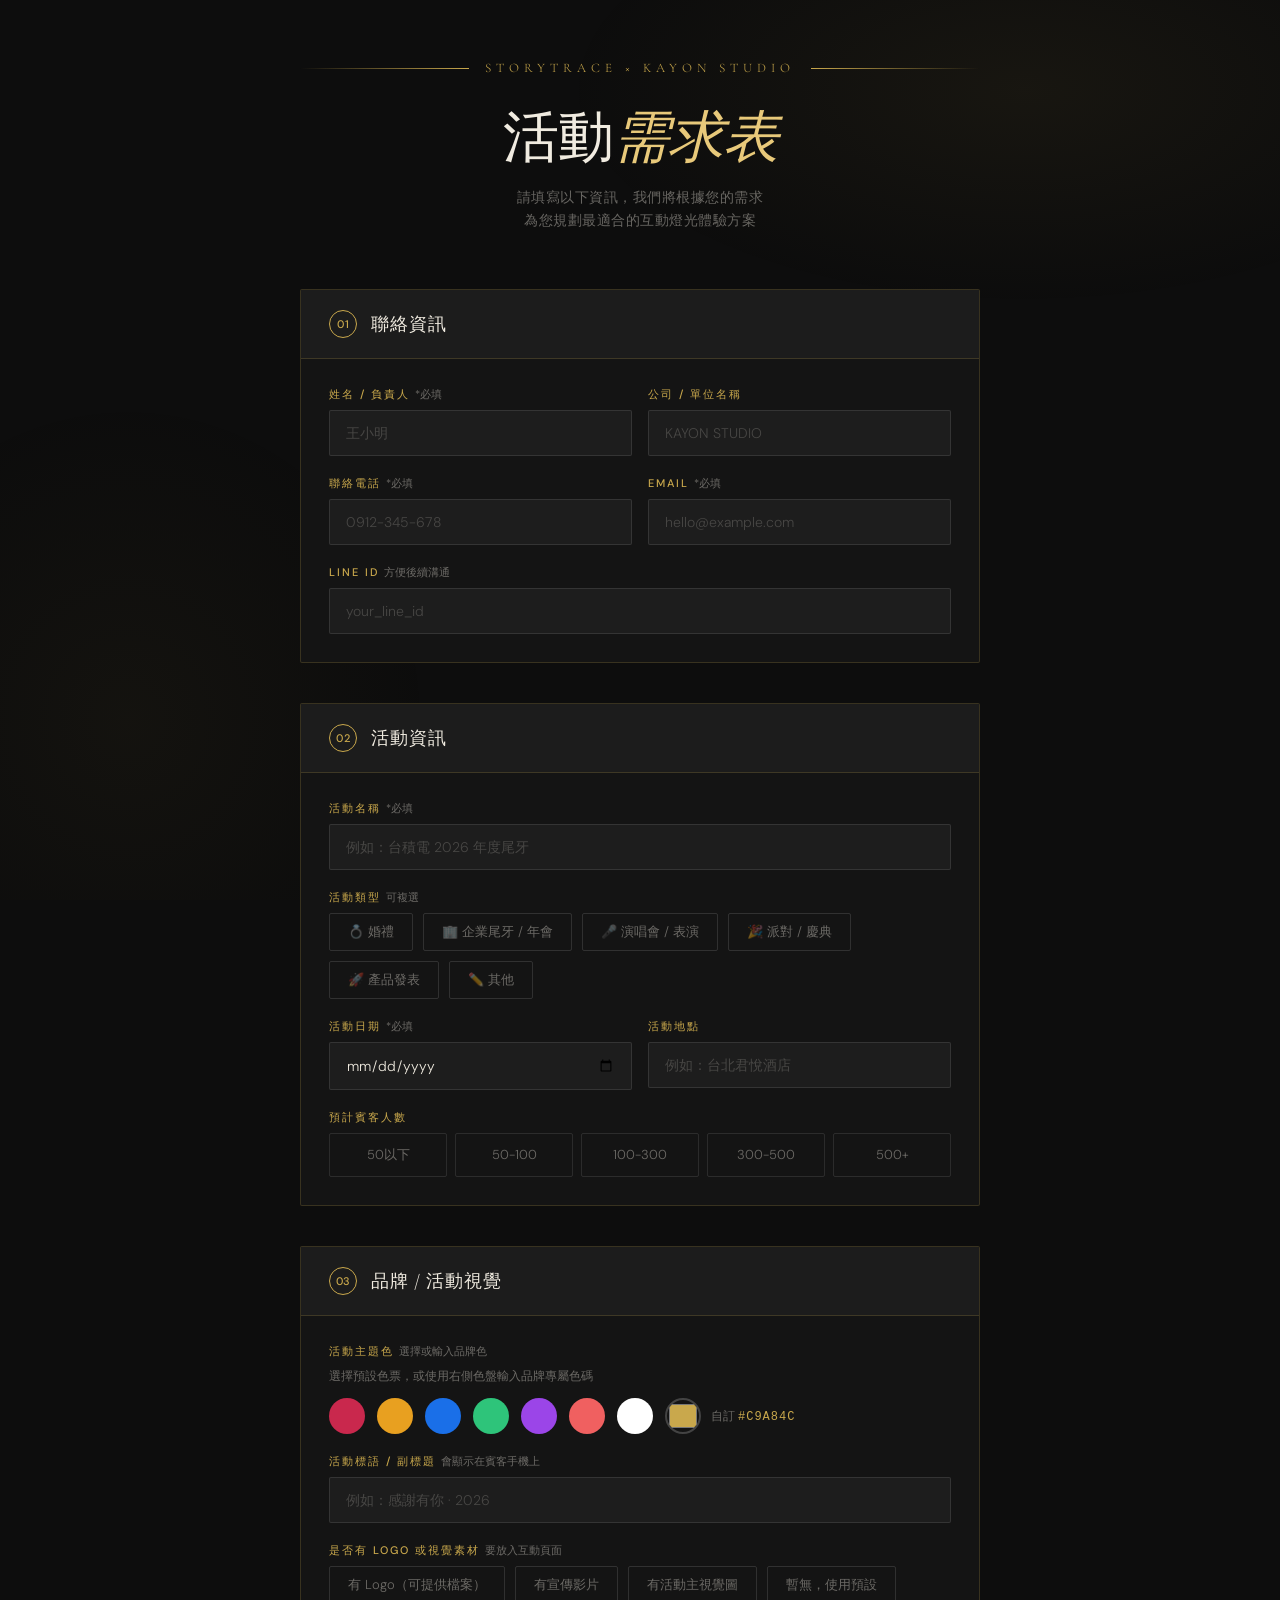
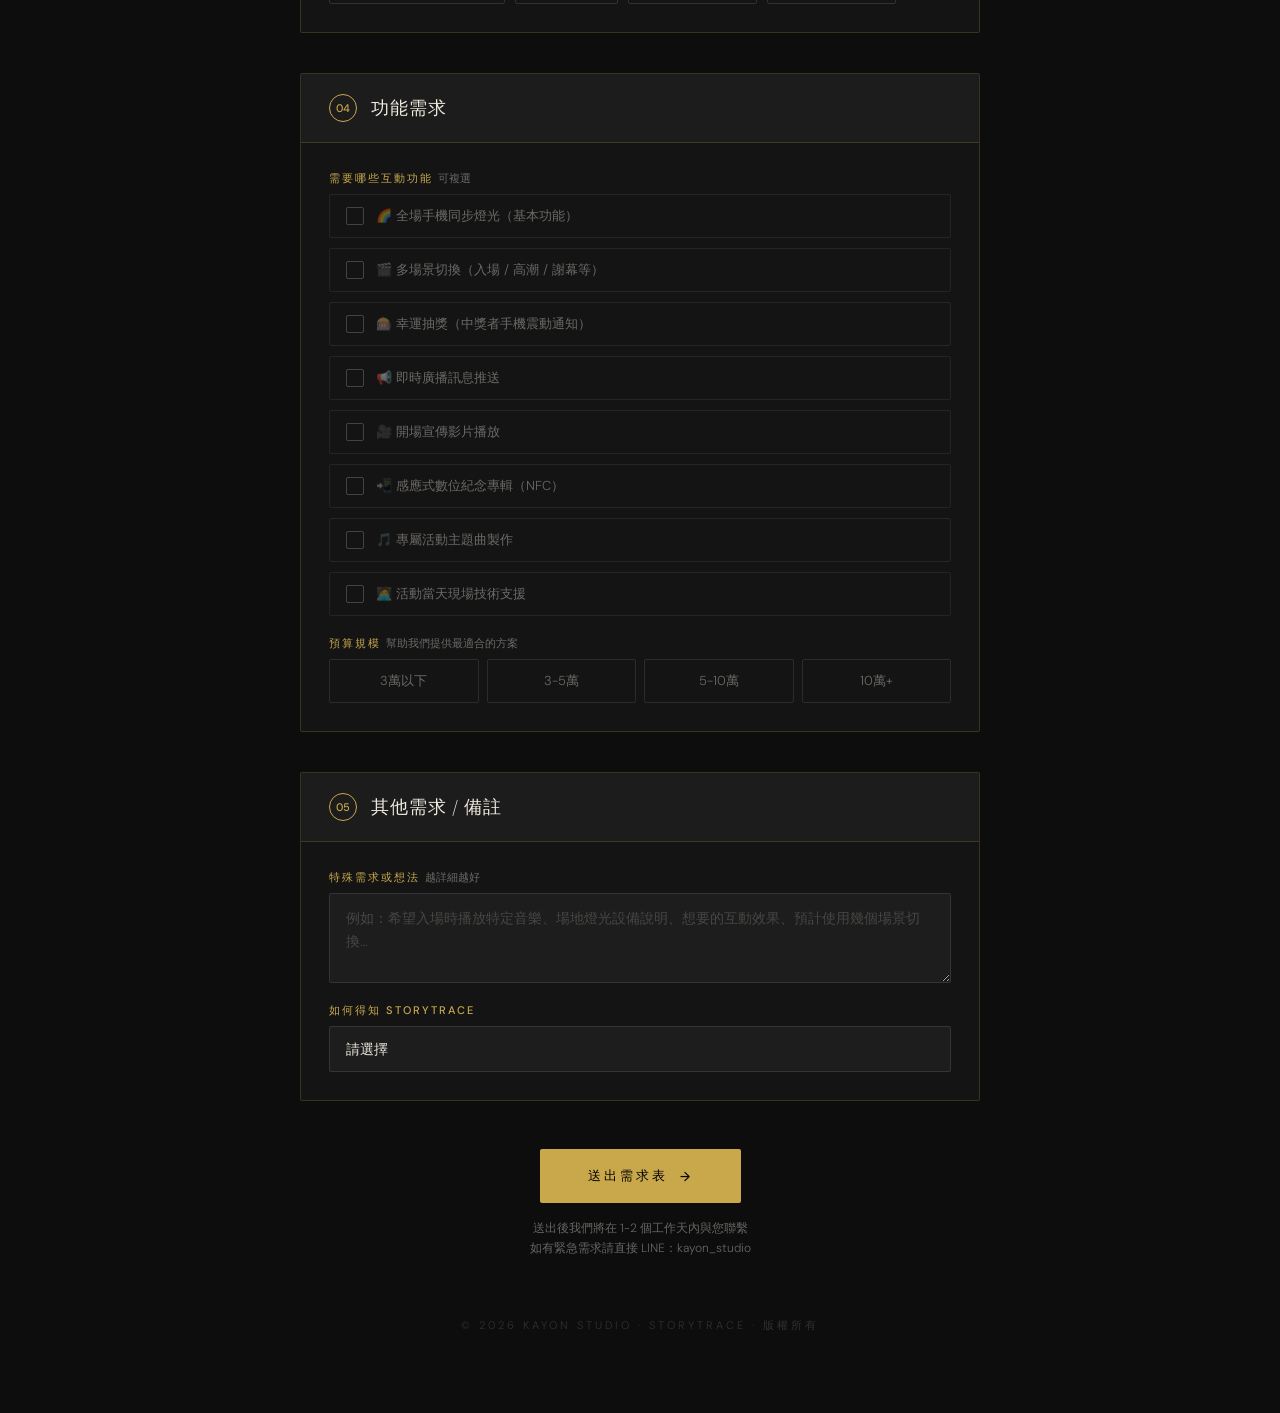
<file: storytrace-需求表.html>
<!DOCTYPE html>
<html lang="zh-TW">
<head>
<meta charset="UTF-8">
<meta name="viewport" content="width=device-width, initial-scale=1.0">
<title>Storytrace 活動需求表</title>
<meta name="description" content="Storytrace 客戶專用活動需求資料填寫工具。">
<meta name="robots" content="noindex, nofollow, noarchive">
<link rel="canonical" href="https://karbonxgaiaentertainment.com/storytrace-%E9%9C%80%E6%B1%82%E8%A1%A8.html">
<link rel="icon" type="image/png" sizes="1024x1024" href="/logo/logo.png">
<link href="https://fonts.googleapis.com/css2?family=Cormorant+Garamond:wght@300;400;600&family=DM+Sans:wght@300;400;500&display=swap" rel="stylesheet">
<style>
  :root {
    --gold: #C9A84C;
    --gold-light: #E8C97A;
    --black: #0D0D0D;
    --surface: #141414;
    --surface2: #1C1C1C;
    --border: rgba(201,168,76,0.2);
    --text: #F0EBE0;
    --muted: rgba(240,235,224,0.4);
  }

  * { box-sizing: border-box; margin: 0; padding: 0; }

  body {
    background: var(--black);
    color: var(--text);
    font-family: 'DM Sans', sans-serif;
    font-weight: 300;
    min-height: 100vh;
    padding: 60px 24px 80px;
  }

  /* ── 背景紋理 ── */
  body::before {
    content: '';
    position: fixed; inset: 0;
    background: 
      radial-gradient(ellipse 60% 40% at 80% 10%, rgba(201,168,76,0.06) 0%, transparent 60%),
      radial-gradient(ellipse 40% 60% at 10% 80%, rgba(201,168,76,0.04) 0%, transparent 60%);
    pointer-events: none; z-index: 0;
  }

  .wrap { max-width: 680px; margin: 0 auto; position: relative; z-index: 1; }

  /* ── Header ── */
  .header { text-align: center; margin-bottom: 56px; }

  .logo-line {
    display: flex; align-items: center; justify-content: center; gap: 16px;
    margin-bottom: 32px;
  }
  .logo-line::before, .logo-line::after {
    content: ''; flex: 1; height: 1px;
    background: linear-gradient(to right, transparent, var(--gold));
  }
  .logo-line::after { background: linear-gradient(to left, transparent, var(--gold)); }
  .logo-text {
    font-family: 'Cormorant Garamond', serif;
    font-size: 13px; letter-spacing: 5px; color: var(--gold);
    text-transform: uppercase;
  }

  .header h1 {
    font-family: 'Cormorant Garamond', serif;
    font-size: clamp(36px, 8vw, 56px);
    font-weight: 300; line-height: 1.1;
    letter-spacing: -1px;
    margin-bottom: 16px;
  }
  .header h1 em { font-style: italic; color: var(--gold-light); }

  .header p {
    font-size: 14px; color: var(--muted); letter-spacing: 0.5px; line-height: 1.7;
  }

  /* ── Section ── */
  .section {
    margin-bottom: 40px;
    background: var(--surface);
    border: 1px solid var(--border);
    border-radius: 2px;
    overflow: hidden;
    animation: fadeUp 0.5s ease both;
  }
  .section:nth-child(1) { animation-delay: 0.1s; }
  .section:nth-child(2) { animation-delay: 0.2s; }
  .section:nth-child(3) { animation-delay: 0.3s; }
  .section:nth-child(4) { animation-delay: 0.4s; }
  .section:nth-child(5) { animation-delay: 0.5s; }

  @keyframes fadeUp {
    from { opacity: 0; transform: translateY(20px); }
    to   { opacity: 1; transform: translateY(0); }
  }

  .section-header {
    display: flex; align-items: center; gap: 14px;
    padding: 20px 28px;
    border-bottom: 1px solid var(--border);
    background: var(--surface2);
  }
  .section-num {
    width: 28px; height: 28px; border-radius: 50%;
    border: 1px solid var(--gold);
    display: flex; align-items: center; justify-content: center;
    font-size: 11px; color: var(--gold); font-weight: 500; letter-spacing: 0.5px;
    flex-shrink: 0;
  }
  .section-title {
    font-family: 'Cormorant Garamond', serif;
    font-size: 18px; font-weight: 400; letter-spacing: 1px;
  }
  .section-body { padding: 28px; display: flex; flex-direction: column; gap: 20px; }

  /* ── Form elements ── */
  .field { display: flex; flex-direction: column; gap: 8px; }
  .field-row { display: grid; grid-template-columns: 1fr 1fr; gap: 16px; }

  label {
    font-size: 11px; letter-spacing: 2px; text-transform: uppercase;
    color: var(--gold); font-weight: 500;
  }
  label span { color: var(--muted); font-weight: 300; letter-spacing: 0; text-transform: none; font-size: 11px; }

  input[type="text"],
  input[type="email"],
  input[type="tel"],
  input[type="number"],
  input[type="date"],
  textarea,
  select {
    background: rgba(255,255,255,0.04);
    border: 1px solid rgba(255,255,255,0.1);
    border-radius: 2px;
    color: var(--text);
    font-family: 'DM Sans', sans-serif;
    font-size: 14px; font-weight: 300;
    padding: 13px 16px;
    outline: none;
    transition: border-color 0.2s;
    width: 100%;
    -webkit-appearance: none;
  }
  input:focus, textarea:focus, select:focus {
    border-color: var(--gold);
    background: rgba(201,168,76,0.04);
  }
  input::placeholder, textarea::placeholder { color: rgba(240,235,224,0.2); }
  textarea { resize: vertical; min-height: 90px; line-height: 1.6; }
  select { cursor: pointer; }
  select option { background: #1C1C1C; }

  /* ── 活動類型 chips ── */
  .type-chips { display: flex; flex-wrap: wrap; gap: 10px; }
  .chip {
    padding: 9px 18px;
    border: 1px solid rgba(255,255,255,0.12);
    border-radius: 2px;
    font-size: 13px; cursor: pointer;
    transition: all 0.2s; color: var(--muted);
    user-select: none;
  }
  .chip:hover { border-color: var(--gold); color: var(--text); }
  .chip.selected {
    border-color: var(--gold); background: rgba(201,168,76,0.12);
    color: var(--gold-light);
  }

  /* ── 顏色選擇 ── */
  .color-section { display: flex; flex-direction: column; gap: 12px; }
  .color-hint { font-size: 12px; color: var(--muted); line-height: 1.6; }
  .color-row { display: flex; gap: 12px; align-items: center; flex-wrap: wrap; }
  .color-preset {
    width: 36px; height: 36px; border-radius: 50%;
    border: 2px solid transparent; cursor: pointer;
    transition: all 0.2s; flex-shrink: 0;
  }
  .color-preset:hover, .color-preset.picked { border-color: white; transform: scale(1.15); }
  .color-custom-wrap { display: flex; align-items: center; gap: 10px; }
  input[type="color"] {
    width: 36px; height: 36px; border-radius: 50%;
    border: 2px solid rgba(255,255,255,0.2); cursor: pointer;
    padding: 0; background: none;
  }
  .color-custom-label { font-size: 12px; color: var(--muted); }
  #colorCodeDisplay {
    font-size: 12px; color: var(--gold);
    font-family: monospace; letter-spacing: 1px;
  }

  /* ── Scale (1-5) ── */
  .scale-wrap { display: flex; gap: 8px; }
  .scale-btn {
    flex: 1; padding: 12px 4px; text-align: center;
    border: 1px solid rgba(255,255,255,0.1); border-radius: 2px;
    cursor: pointer; font-size: 13px; color: var(--muted);
    transition: all 0.2s; user-select: none;
  }
  .scale-btn:hover { border-color: var(--gold); color: var(--text); }
  .scale-btn.selected { border-color: var(--gold); background: rgba(201,168,76,0.12); color: var(--gold-light); }
  .scale-labels { display: flex; justify-content: space-between; font-size: 10px; color: var(--muted); margin-top: 6px; letter-spacing: 0.5px; }

  /* ── Checkbox list ── */
  .check-list { display: flex; flex-direction: column; gap: 10px; }
  .check-item {
    display: flex; align-items: center; gap: 12px;
    padding: 12px 16px;
    border: 1px solid rgba(255,255,255,0.07);
    border-radius: 2px; cursor: pointer;
    transition: all 0.2s; user-select: none;
  }
  .check-item:hover { border-color: rgba(201,168,76,0.3); }
  .check-item.checked { border-color: var(--gold); background: rgba(201,168,76,0.06); }
  .check-box {
    width: 18px; height: 18px; border: 1px solid rgba(255,255,255,0.2);
    border-radius: 2px; flex-shrink: 0; display: flex; align-items: center; justify-content: center;
    transition: all 0.2s; font-size: 11px;
  }
  .check-item.checked .check-box { background: var(--gold); border-color: var(--gold); color: #000; }
  .check-label { font-size: 13px; color: var(--muted); transition: color 0.2s; }
  .check-item.checked .check-label { color: var(--text); }

  /* ── Submit ── */
  .submit-wrap { text-align: center; margin-top: 48px; }
  .submit-btn {
    display: inline-flex; align-items: center; gap: 12px;
    padding: 18px 48px;
    background: var(--gold);
    color: #000; border: none; border-radius: 2px;
    font-family: 'DM Sans', sans-serif;
    font-size: 13px; font-weight: 500; letter-spacing: 3px; text-transform: uppercase;
    cursor: pointer; transition: all 0.2s;
  }
  .submit-btn:hover { background: var(--gold-light); transform: translateY(-1px); }
  .submit-btn:active { transform: translateY(0); }
  .submit-note { font-size: 12px; color: var(--muted); margin-top: 16px; line-height: 1.6; }

  /* ── 成功訊息 ── */
  .success-screen {
    display: none; text-align: center; padding: 60px 24px;
    animation: fadeUp 0.5s ease;
  }
  .success-icon { font-size: 56px; margin-bottom: 24px; }
  .success-title { font-family: 'Cormorant Garamond', serif; font-size: 36px; font-weight: 300; margin-bottom: 12px; }
  .success-sub { font-size: 14px; color: var(--muted); line-height: 1.7; }

  /* ── Footer ── */
  .footer { text-align: center; margin-top: 60px; font-size: 11px; color: rgba(255,255,255,0.15); letter-spacing: 3px; text-transform: uppercase; }

  @media (max-width: 480px) {
    .field-row { grid-template-columns: 1fr; }
    .scale-btn { font-size: 11px; padding: 10px 2px; }
  }
</style>
</head>
<body>
<div class="wrap">

  <!-- Header -->
  <div class="header">
    <div class="logo-line"><span class="logo-text">Storytrace × KAYON STUDIO</span></div>
    <h1>活動<em>需求表</em></h1>
    <p>請填寫以下資訊，我們將根據您的需求<br>為您規劃最適合的互動燈光體驗方案</p>
  </div>

  <div id="formContent">

    <!-- 01 聯絡資訊 -->
    <div class="section">
      <div class="section-header">
        <div class="section-num">01</div>
        <div class="section-title">聯絡資訊</div>
      </div>
      <div class="section-body">
        <div class="field-row">
          <div class="field">
            <label>姓名 / 負責人 <span>*必填</span></label>
            <input type="text" id="f_name" placeholder="王小明">
          </div>
          <div class="field">
            <label>公司 / 單位名稱</label>
            <input type="text" id="f_company" placeholder="KAYON STUDIO">
          </div>
        </div>
        <div class="field-row">
          <div class="field">
            <label>聯絡電話 <span>*必填</span></label>
            <input type="tel" id="f_phone" placeholder="0912-345-678">
          </div>
          <div class="field">
            <label>Email <span>*必填</span></label>
            <input type="email" id="f_email" placeholder="hello@example.com">
          </div>
        </div>
        <div class="field">
          <label>LINE ID <span>方便後續溝通</span></label>
          <input type="text" id="f_line" placeholder="your_line_id">
        </div>
      </div>
    </div>

    <!-- 02 活動資訊 -->
    <div class="section">
      <div class="section-header">
        <div class="section-num">02</div>
        <div class="section-title">活動資訊</div>
      </div>
      <div class="section-body">
        <div class="field">
          <label>活動名稱 <span>*必填</span></label>
          <input type="text" id="f_event_name" placeholder="例如：台積電 2026 年度尾牙">
        </div>
        <div class="field">
          <label>活動類型 <span>可複選</span></label>
          <div class="type-chips" id="typeChips">
            <div class="chip" data-val="wedding">💍 婚禮</div>
            <div class="chip" data-val="corporate">🏢 企業尾牙 / 年會</div>
            <div class="chip" data-val="concert">🎤 演唱會 / 表演</div>
            <div class="chip" data-val="party">🎉 派對 / 慶典</div>
            <div class="chip" data-val="product">🚀 產品發表</div>
            <div class="chip" data-val="other">✏️ 其他</div>
          </div>
        </div>
        <div class="field-row">
          <div class="field">
            <label>活動日期 <span>*必填</span></label>
            <input type="date" id="f_date">
          </div>
          <div class="field">
            <label>活動地點</label>
            <input type="text" id="f_venue" placeholder="例如：台北君悅酒店">
          </div>
        </div>
        <div class="field">
          <label>預計賓客人數</label>
          <div class="scale-wrap" id="scaleGuests">
            <div class="scale-btn" data-val="50">50以下</div>
            <div class="scale-btn" data-val="100">50-100</div>
            <div class="scale-btn" data-val="300">100-300</div>
            <div class="scale-btn" data-val="500">300-500</div>
            <div class="scale-btn" data-val="500+">500+</div>
          </div>
        </div>
      </div>
    </div>

    <!-- 03 品牌視覺 -->
    <div class="section">
      <div class="section-header">
        <div class="section-num">03</div>
        <div class="section-title">品牌 / 活動視覺</div>
      </div>
      <div class="section-body">
        <div class="field">
          <label>活動主題色 <span>選擇或輸入品牌色</span></label>
          <div class="color-section">
            <div class="color-hint">選擇預設色票，或使用右側色盤輸入品牌專屬色碼</div>
            <div class="color-row">
              <div class="color-preset" style="background:#C9284D;" data-color="#C9284D" title="品牌紅"></div>
              <div class="color-preset" style="background:#E8A020;" data-color="#E8A020" title="企業金"></div>
              <div class="color-preset" style="background:#1A6FE8;" data-color="#1A6FE8" title="科技藍"></div>
              <div class="color-preset" style="background:#2EC47A;" data-color="#2EC47A" title="活力綠"></div>
              <div class="color-preset" style="background:#9B45E8;" data-color="#9B45E8" title="典雅紫"></div>
              <div class="color-preset" style="background:#F06060;" data-color="#F06060" title="珊瑚粉"></div>
              <div class="color-preset" style="background:#FFFFFF;" data-color="#FFFFFF" title="純白"></div>
              <div class="color-custom-wrap">
                <input type="color" id="customColorPicker" value="#C9A84C">
                <span class="color-custom-label">自訂 <span id="colorCodeDisplay">#C9A84C</span></span>
              </div>
            </div>
          </div>
          <input type="hidden" id="f_color" value="">
        </div>
        <div class="field">
          <label>活動標語 / 副標題 <span>會顯示在賓客手機上</span></label>
          <input type="text" id="f_subtitle" placeholder="例如：感謝有你 · 2026">
        </div>
        <div class="field">
          <label>是否有 Logo 或視覺素材 <span>要放入互動頁面</span></label>
          <div class="type-chips" id="logoChips">
            <div class="chip" data-val="yes_logo">有 Logo（可提供檔案）</div>
            <div class="chip" data-val="yes_video">有宣傳影片</div>
            <div class="chip" data-val="yes_photo">有活動主視覺圖</div>
            <div class="chip" data-val="no">暫無，使用預設</div>
          </div>
        </div>
      </div>
    </div>

    <!-- 04 功能需求 -->
    <div class="section">
      <div class="section-header">
        <div class="section-num">04</div>
        <div class="section-title">功能需求</div>
      </div>
      <div class="section-body">
        <div class="field">
          <label>需要哪些互動功能 <span>可複選</span></label>
          <div class="check-list" id="featureList">
            <div class="check-item" data-val="light">
              <div class="check-box"></div>
              <div class="check-label">🌈 全場手機同步燈光（基本功能）</div>
            </div>
            <div class="check-item" data-val="scene">
              <div class="check-box"></div>
              <div class="check-label">🎬 多場景切換（入場 / 高潮 / 謝幕等）</div>
            </div>
            <div class="check-item" data-val="lottery">
              <div class="check-box"></div>
              <div class="check-label">🎰 幸運抽獎（中獎者手機震動通知）</div>
            </div>
            <div class="check-item" data-val="message">
              <div class="check-box"></div>
              <div class="check-label">📢 即時廣播訊息推送</div>
            </div>
            <div class="check-item" data-val="video">
              <div class="check-box"></div>
              <div class="check-label">🎥 開場宣傳影片播放</div>
            </div>
            <div class="check-item" data-val="nfc">
              <div class="check-box"></div>
              <div class="check-label">📲 感應式數位紀念專輯（NFC）</div>
            </div>
            <div class="check-item" data-val="song">
              <div class="check-box"></div>
              <div class="check-label">🎵 專屬活動主題曲製作</div>
            </div>
            <div class="check-item" data-val="onsite">
              <div class="check-box"></div>
              <div class="check-label">🧑‍💻 活動當天現場技術支援</div>
            </div>
          </div>
        </div>
        <div class="field">
          <label>預算規模 <span>幫助我們提供最適合的方案</span></label>
          <div class="scale-wrap" id="scaleBudget">
            <div class="scale-btn" data-val="30k">3萬以下</div>
            <div class="scale-btn" data-val="50k">3-5萬</div>
            <div class="scale-btn" data-val="100k">5-10萬</div>
            <div class="scale-btn" data-val="100k+">10萬+</div>
          </div>
        </div>
      </div>
    </div>

    <!-- 05 其他需求 -->
    <div class="section">
      <div class="section-header">
        <div class="section-num">05</div>
        <div class="section-title">其他需求 / 備註</div>
      </div>
      <div class="section-body">
        <div class="field">
          <label>特殊需求或想法 <span>越詳細越好</span></label>
          <textarea id="f_notes" placeholder="例如：希望入場時播放特定音樂、場地燈光設備說明、想要的互動效果、預計使用幾個場景切換…"></textarea>
        </div>
        <div class="field">
          <label>如何得知 Storytrace</label>
          <select id="f_source">
            <option value="">請選擇</option>
            <option value="friend">朋友介紹</option>
            <option value="hotel">飯店 / 婚顧推薦</option>
            <option value="ig">Instagram</option>
            <option value="fb">Facebook</option>
            <option value="google">Google 搜尋</option>
            <option value="other">其他</option>
          </select>
        </div>
      </div>
    </div>

    <!-- Submit -->
    <div class="submit-wrap">
      <button class="submit-btn" onclick="submitForm()">
        <span>送出需求表</span>
        <span>→</span>
      </button>
      <div class="submit-note">
        送出後我們將在 1-2 個工作天內與您聯繫<br>
        如有緊急需求請直接 LINE：kayon_studio
      </div>
    </div>

  </div><!-- /formContent -->

  <!-- 成功畫面 -->
  <div class="success-screen" id="successScreen">
    <div class="success-icon">✨</div>
    <div class="success-title">需求表已送出</div>
    <div class="success-sub">
      感謝您的填寫！<br>
      我們將在 1-2 個工作天內與您聯繫<br><br>
      如有緊急需求請直接 LINE：<strong style="color:var(--gold-light)">kayon_studio</strong>
    </div>
  </div>

  <div class="footer">© 2026 KAYON STUDIO · Storytrace · 版權所有</div>
</div>

<script>
  // ── Chips（單選/複選）──
  document.querySelectorAll('#typeChips .chip, #logoChips .chip').forEach(chip => {
    chip.addEventListener('click', () => chip.classList.toggle('selected'));
  });

  // ── Scale 按鈕（單選）──
  ['scaleGuests', 'scaleBudget'].forEach(id => {
    document.getElementById(id).querySelectorAll('.scale-btn').forEach(btn => {
      btn.addEventListener('click', () => {
        document.getElementById(id).querySelectorAll('.scale-btn').forEach(b => b.classList.remove('selected'));
        btn.classList.add('selected');
      });
    });
  });

  // ── Checkbox list ──
  document.querySelectorAll('.check-item').forEach(item => {
    item.addEventListener('click', () => item.classList.toggle('checked'));
  });

  // ── 顏色預設 ──
  document.querySelectorAll('.color-preset').forEach(p => {
    p.addEventListener('click', () => {
      document.querySelectorAll('.color-preset').forEach(x => x.classList.remove('picked'));
      p.classList.add('picked');
      document.getElementById('f_color').value = p.dataset.color;
      document.getElementById('customColorPicker').value = p.dataset.color;
      document.getElementById('colorCodeDisplay').textContent = p.dataset.color;
    });
  });

  // ── 自訂色盤 ──
  document.getElementById('customColorPicker').addEventListener('input', function() {
    document.getElementById('f_color').value = this.value;
    document.getElementById('colorCodeDisplay').textContent = this.value;
    document.querySelectorAll('.color-preset').forEach(x => x.classList.remove('picked'));
  });

  // ── 送出（Formspree → ray@karbonxgaiaentertainment.com）──
  async function submitForm() {
    const name  = document.getElementById('f_name').value.trim();
    const phone = document.getElementById('f_phone').value.trim();
    const email = document.getElementById('f_email').value.trim();
    const event = document.getElementById('f_event_name').value.trim();

    if (!name || !phone || !email || !event) {
      ['f_name','f_phone','f_email','f_event_name'].forEach(id => {
        const el = document.getElementById(id);
        if (!el.value.trim()) el.style.borderColor = '#E05555';
        else el.style.borderColor = '';
      });
      alert('請填寫必填欄位（姓名、電話、Email、活動名稱）');
      return;
    }

    // 收集資料
    const types    = [...document.querySelectorAll('#typeChips .chip.selected')].map(c => c.textContent.trim()).join('、');
    const logos    = [...document.querySelectorAll('#logoChips .chip.selected')].map(c => c.textContent.trim()).join('、');
    const features = [...document.querySelectorAll('.check-item.checked .check-label')].map(c => c.textContent.trim()).join('\n');
    const guests   = document.querySelector('#scaleGuests .scale-btn.selected')?.dataset.val || '未選擇';
    const budget   = document.querySelector('#scaleBudget .scale-btn.selected')?.dataset.val || '未選擇';
    const color    = document.getElementById('f_color').value || document.getElementById('customColorPicker').value;

    const summary = `【Storytrace 活動需求表】

▌ 聯絡資訊
姓名：${name}
公司：${document.getElementById('f_company').value}
電話：${phone}
Email：${email}
LINE：${document.getElementById('f_line').value}

▌ 活動資訊
活動名稱：${event}
活動類型：${types || '未選擇'}
活動日期：${document.getElementById('f_date').value}
活動地點：${document.getElementById('f_venue').value}
預計人數：${guests}

▌ 品牌視覺
主題色：${color}
活動標語：${document.getElementById('f_subtitle').value}
素材：${logos || '未選擇'}

▌ 功能需求
${features || '未選擇'}

▌ 預算規模：${budget}

▌ 備註：
${document.getElementById('f_notes').value}

▌ 來源：${document.getElementById('f_source').value}`.trim();

    // 送出按鈕 loading 狀態
    const btn = document.querySelector('.submit-btn');
    btn.textContent = '送出中...';
    btn.style.opacity = '0.6';
    btn.style.pointerEvents = 'none';

    try {
      // Formspree 送出（寄到 ray@karbonxgaiaentertainment.com）
      const res = await fetch('https://script.google.com/macros/s/AKfycbzD7cX5jnzEP4UbK3tLcHYALgu-XffLYrtINYHgj311oftdZRsFJrRES1cECHgsrCDT/exec', {
        method: 'POST',
        headers: { 'Content-Type': 'text/plain' },
        body: JSON.stringify({
          _subject: `【Storytrace 需求表】${event} — ${name}`,
          _replyto: email,
          姓名: name,
          公司: document.getElementById('f_company').value,
          電話: phone,
          Email: email,
          LINE: document.getElementById('f_line').value,
          活動名稱: event,
          活動類型: types || '未選擇',
          活動日期: document.getElementById('f_date').value,
          活動地點: document.getElementById('f_venue').value,
          預計人數: guests,
          主題色: color,
          活動標語: document.getElementById('f_subtitle').value,
          素材需求: logos || '未選擇',
          功能需求: features || '未選擇',
          預算規模: budget,
          備註: document.getElementById('f_notes').value,
          來源: document.getElementById('f_source').value,
          完整摘要: summary
        })
      });

      if (res.ok) {
        // 同時複製到剪貼簿方便自己用
        navigator.clipboard.writeText(summary).catch(() => {});
        document.getElementById('formContent').style.display = 'none';
        document.getElementById('successScreen').style.display = 'block';
      } else {
        throw new Error('送出失敗');
      }
    } catch (err) {
      btn.textContent = '送出需求表 →';
      btn.style.opacity = '1';
      btn.style.pointerEvents = 'auto';
      alert('送出時發生問題，請直接 LINE 聯繫我們：kayon_studio');
    }
  }
</script>
</body>
</html>
</file>
